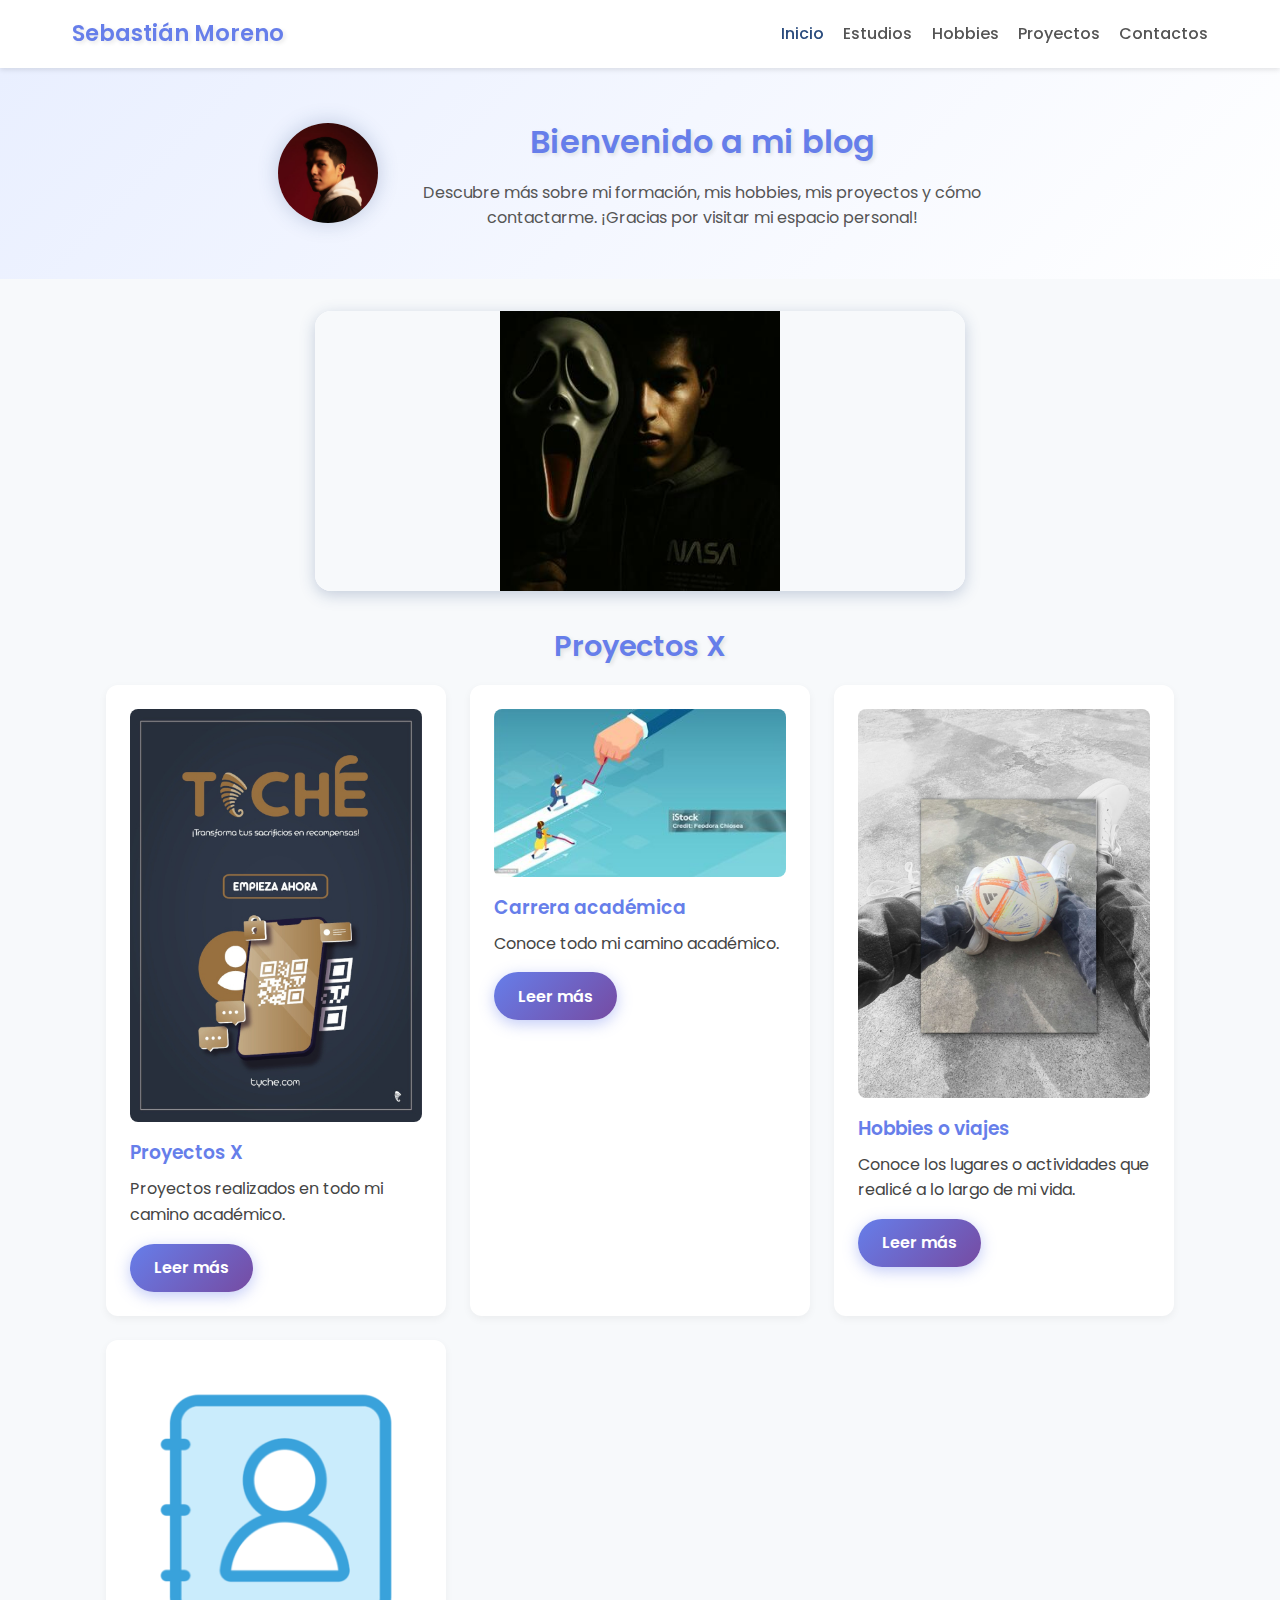
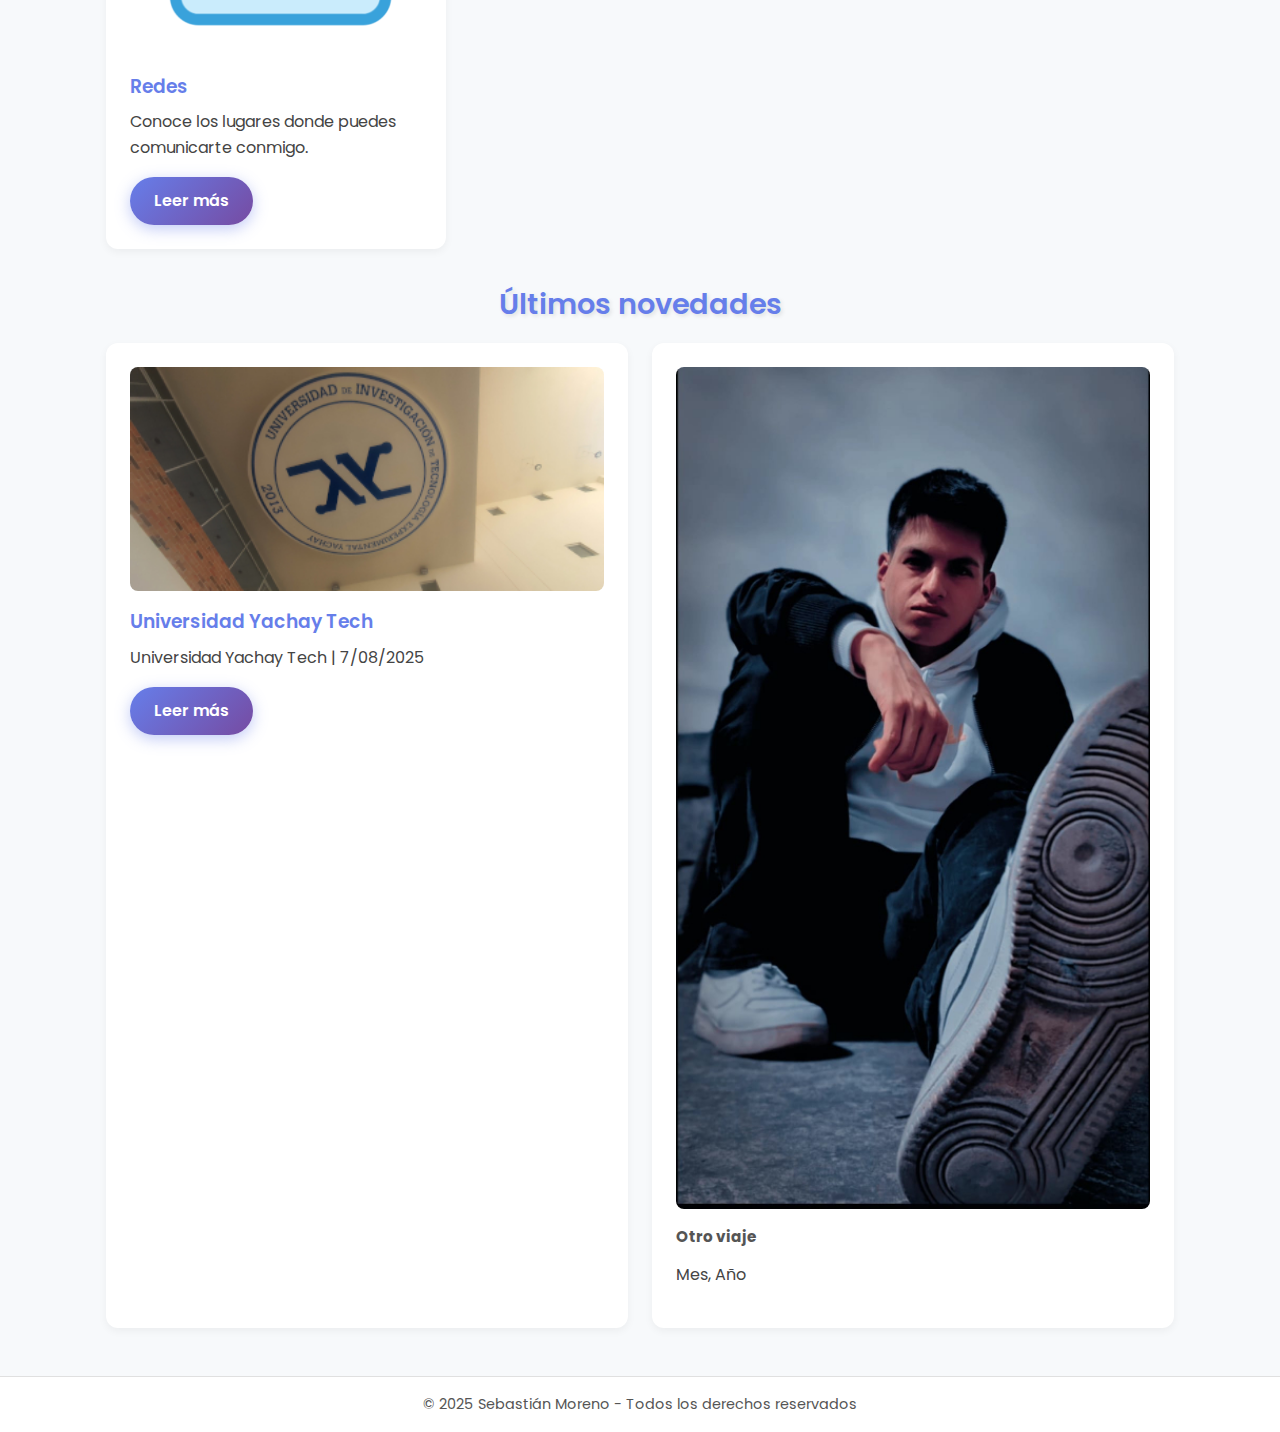
<file: index.html>
<!DOCTYPE html>
<html lang="es">
<head>
    <meta charset="UTF-8">
    <meta name="viewport" content="width=device-width, initial-scale=1.0">
    <title>Blog de Sebastián Moreno</title>
    <link rel="icon" href="img/directorio.png" type="image/png">
    <link rel="stylesheet" href="css/style.css">
</head>

<body>
  <header>
    <nav class="navbar">
      <div class="logo">Sebastián Moreno</div>
      <ul class="nav-links">
        <li><a href="index.html" class="active">Inicio</a></li>
        <li><a href="estudios.html">Estudios</a></li>
        <li><a href="hobbies.html">Hobbies</a></li>
        <li><a href="proyectos.html">Proyectos</a></li>
        <li><a href="contactos.html">Contactos</a></li>
      </ul>
    </nav>
  </header>

  <section class="hero-presentacion">
    <div class="presentacion-content">
      <img src="img/Yo2.jpg" alt="Foto de Sebastián" class="foto-perfil">
      <div class="texto-bienvenida">
        <h1>Bienvenido a mi blog</h1>
        <p>Descubre más sobre mi formación, mis hobbies, mis proyectos y cómo contactarme.  
        ¡Gracias por visitar mi espacio personal!</p>
      </div>
    </div>
  </section>

<section class="carrusel">
    <div class="carrusel-inner">
      <img src="img/Foto-Perfil.png" alt="Imagen 1">
      <img src="img/Hobbies.jpg" alt="Imagen 2">
      <img src="img/Ambato.jpg" alt="Imagen 3">
      <img src="img/TYCHE.png" alt="Imagen 4">
    </div>
  </section>

  <section class="container">
    <h2>Proyectos X</h2>
    <div class="cards">
      <article class="card">
        <img src="img/Proyecto.jpg" alt="Proyectos X">
        <h3>Proyectos X</h3>  
        <p>Proyectos realizados en todo mi camino académico.</p>
        <a href="proyectos.html#Proyecto-x" class="btn">Leer más</a>
      </article>

      <article class="card">
        <img src="img/Camino.png" alt="Carrera académica" />
        <h3>Carrera académica</h3>
        <p>Conoce todo mi camino académico.</p>
        <a href="estudios.html#IniciosAcademicos" class="btn">Leer más</a>
      </article>

      <article class="card">
        <img src="img/Hobbies.jpg" alt="Hobbies o viajes" />
        <h3>Hobbies o viajes</h3>
        <p>Conoce los lugares o actividades que realicé a lo largo de mi vida.</p>
        <a href="hobbies.html" class="btn">Leer más</a>
      </article>

      <article class="card">
        <img src="img/Contacto.png" alt="Redes" />
        <h3>Redes</h3>
        <p>Conoce los lugares donde puedes comunicarte conmigo.</p>
        <a href="contactos.html" class="btn">Leer más</a>
      </article>
    </div>
  </section>

  <section class="container viaje">
    <h2>Últimos novedades</h2>
    <div class="cards">
      <article class="card">
        <img src="img/Yachay.jpg" alt="Universidad Yachay Tech" />
        <h3>Universidad Yachay Tech</h3>
        <p>Universidad Yachay Tech | 7/08/2025</p>
        <a href="hobbies.html#Yachay" class="btn">Leer más</a>
      </article>
      
      <aside class="card">
        <img src="img/Yo.jpg" alt="Otro viaje" />
        <h4>Otro viaje</h4>
        <p>Mes, Año</p>
      </aside>
    </div>
  </section>
  

<footer>
    <p>© 2025 Sebastián Moreno - Todos los derechos reservados</p>
  </footer>

</body>
</html>
</file>
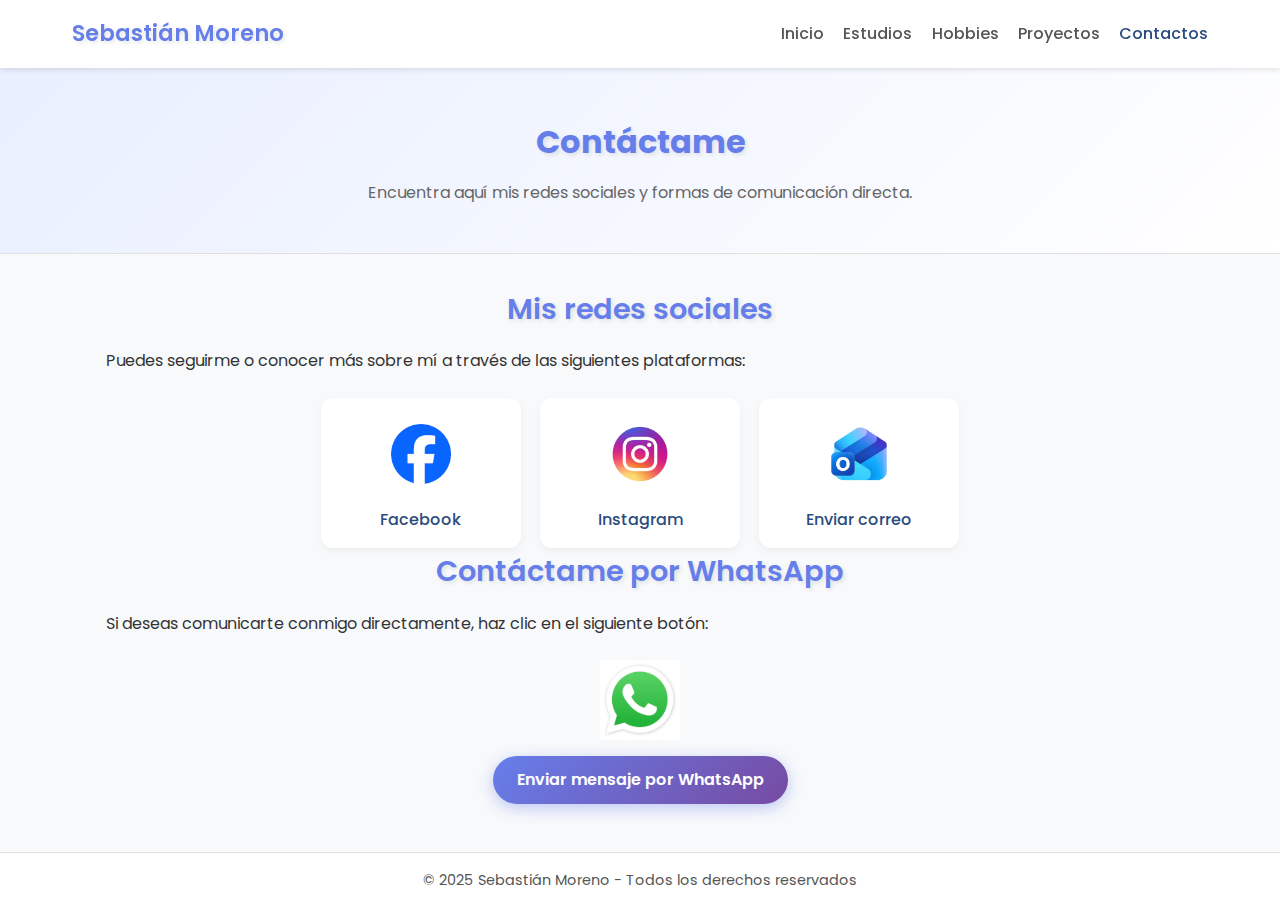
<file: contactos.html>
<!DOCTYPE html>
<html lang="es">
<head>
    <meta charset="UTF-8">
    <meta name="viewport" content="width=device-width, initial-scale=1.0">
    <title>Blog de Sebastián - Contactos</title>
    <link rel="stylesheet" href="css/style.css" />
</head>
<body>
 <header>
    <nav class="navbar">
      <div class="logo">Sebastián Moreno</div>
      <ul class="nav-links">
        <li><a href="index.html">Inicio</a></li>
        <li><a href="estudios.html">Estudios</a></li>
        <li><a href="hobbies.html">Hobbies</a></li>
        <li><a href="proyectos.html">Proyectos</a></li>
        <li><a href="contactos.html" class="active">Contactos</a></li>
      </ul>
    </nav>
  </header>
  
  <section class="hero">
    <div class="hero-content">
      <h1>Contáctame</h1>
      <p>Encuentra aquí mis redes sociales y formas de comunicación directa.</p>
    </div>
  </section>
  
  <main class="container">
    <section class="contact-section">
      <h2>Mis redes sociales</h2>
      <p>Puedes seguirme o conocer más sobre mí a través de las siguientes plataformas:</p>
      
      <div class="social-links">
        <div class="social-card">
          <div class="social-img-container">
            <img src="img/Facebook.png" alt="Facebook" />
          </div>
          <a href="https://www.facebook.com/share/1BP2e7Pf43/" target="_blank">Facebook</a>
        </div>
        
        <div class="social-card">
          <div class="social-img-container">
            <img src="img/Instagram.jpg" alt="Instagram" />
          </div>
          <a href="https://www.instagram.com/estargos23/" target="_blank">Instagram</a>
        </div>
        
        <div class="social-card">
          <div class="social-img-container">
            <img src="img/Hotmail.jpg" alt="Correo Electrónico" />
          </div>
          <a href="mailto:juan_zebas@hotmail.com">Enviar correo</a>
        </div>
      </div>
    </section>
    
    <section class="contact-section">
      <h2>Contáctame por WhatsApp</h2>
      <p>Si deseas comunicarte conmigo directamente, haz clic en el siguiente botón:</p>
      <div class="whatsapp-box">
        <img src="img/WhatsApp.jpg" alt="WhatsApp" />
        <a href="https://wa.me/593983478323" target="_blank" class="btn-whatsapp">Enviar mensaje por WhatsApp</a>
      </div>
    </section>
  </main>
  
  <footer>
    <p>© 2025 Sebastián Moreno - Todos los derechos reservados</p>
  </footer>
  
</body>
</html>
</file>
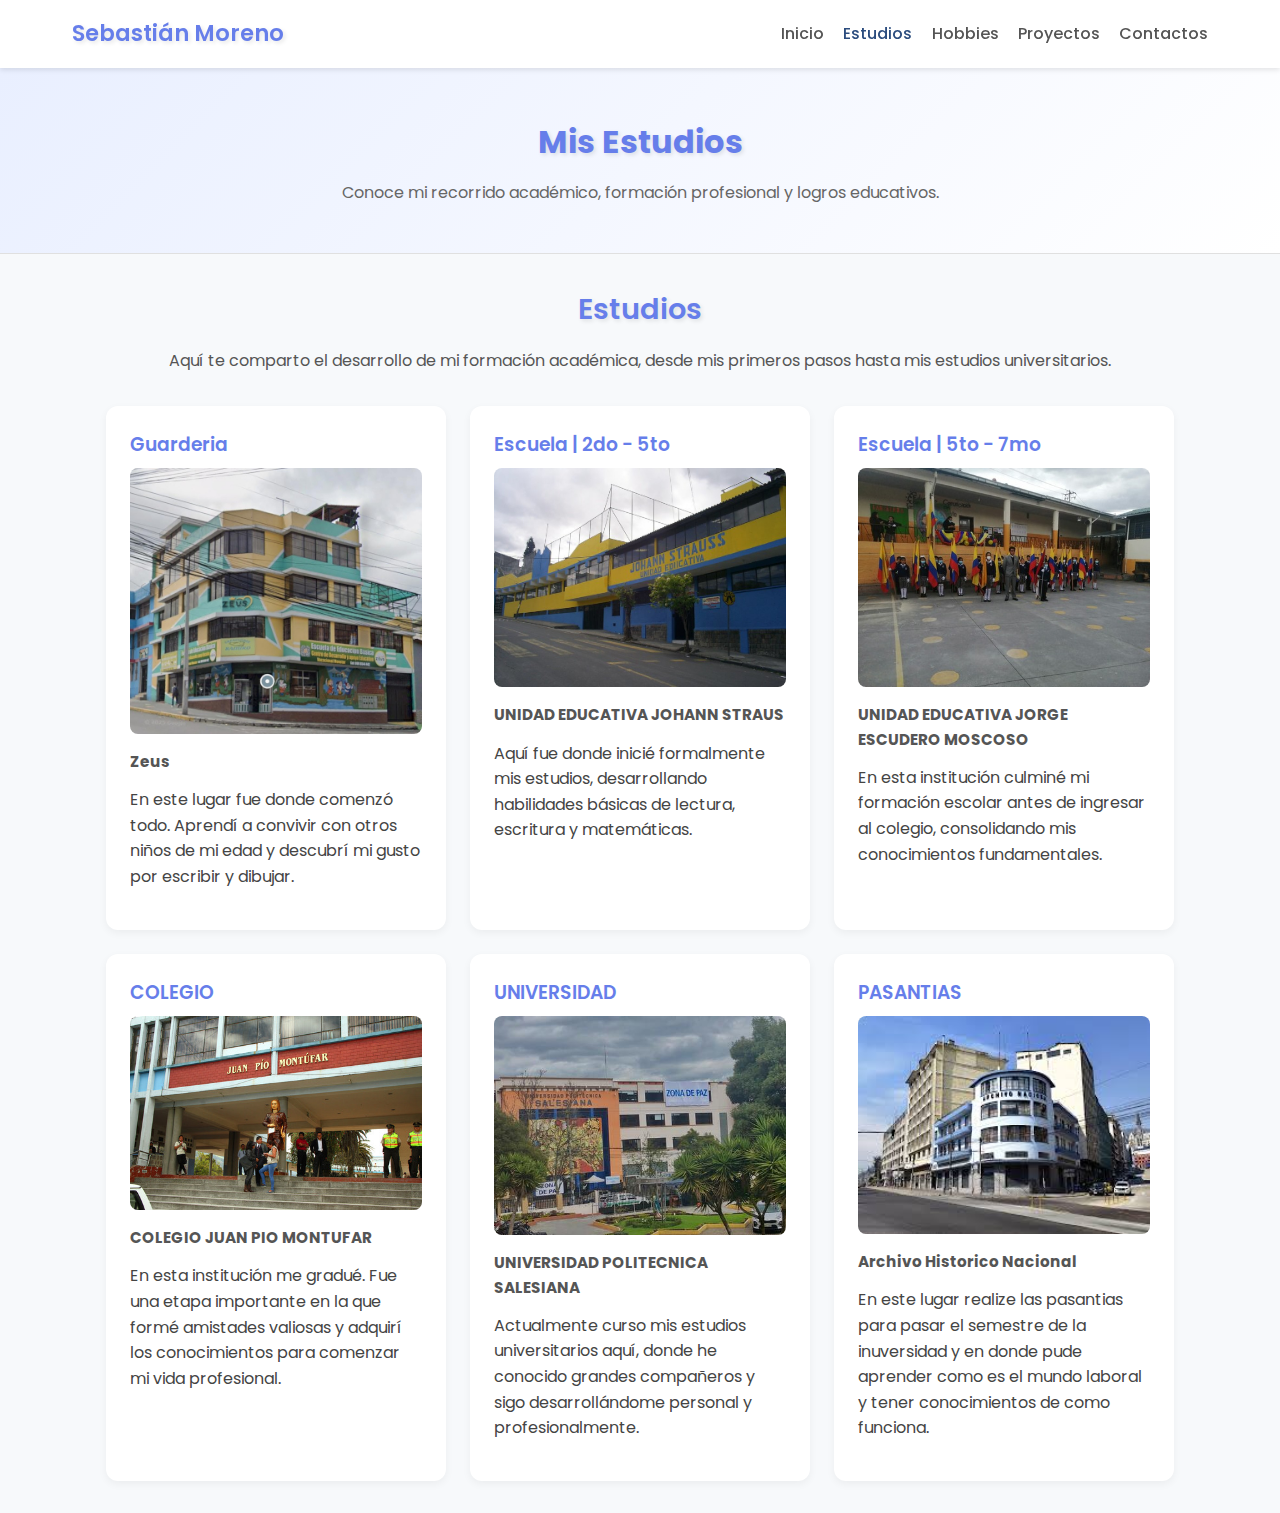
<file: estudios.html>
<!DOCTYPE html>
<html lang="es">
<head>
    <meta charset="UTF-8">
    <meta name="viewport" content="width=device-width, initial-scale=1.0">
    <title>Estudios - Sebastián </title>
    <link rel="stylesheet" href="css/style.css" />
</head>

<body>
    <header>
    <nav class="navbar">
      <div class="logo">Sebastián Moreno</div>
      <ul class="nav-links">
        <li><a href="index.html">Inicio</a></li>
        <li><a href="estudios.html" class="active">Estudios</a></li>
        <li><a href="hobbies.html">Hobbies</a></li>
        <li><a href="proyectos.html">Proyectos</a></li>
        <li><a href="contactos.html">Contactos</a></li>
      </ul>
    </nav>
  </header>


       <section class="hero">
          <div class="hero-content">
            <h1>Mis Estudios</h1>
            <p> Conoce mi recorrido académico, formación profesional y logros educativos.</p>
          </div>
        </section>


    <main class="container">
    <h2>Estudios</h2>
    <p class="intro">Aquí te comparto el desarrollo de mi formación académica, desde mis primeros pasos hasta mis estudios universitarios.</p>

        <div class="cards">
        <article class="card">
          <h3>Guarderia</h3>  
          <img src="img/Guarderia.jpg" alt="Guardería Zeus">
          <h4>Zeus</h4>
          <p> En este lugar fue donde comenzó todo. Aprendí a convivir con otros niños de mi edad y descubrí mi gusto por escribir y dibujar.</p>
        </article>

        <article class="card">
         <h3>Escuela | 2do - 5to</h3>
         <img src="img/Escuela-2.jpg" alt="Escuela Johann Straus">
         <h4>UNIDAD EDUCATIVA JOHANN STRAUS</h4>
         <p>Aquí fue donde inicié formalmente mis estudios, desarrollando habilidades básicas de lectura, escritura y matemáticas.</p>
        </article>

        <article class="card">
         <h3>Escuela | 5to - 7mo </h3>
         <img src="img/Escuela-1.png" alt="Escuela Jorge Escudero Moscoso">
         <h4>UNIDAD EDUCATIVA JORGE ESCUDERO MOSCOSO</h4>
         <p>En esta institución culminé mi formación escolar antes de ingresar al colegio, consolidando mis conocimientos fundamentales.</p>
        </article>

        <article class="card">
         <h3>COLEGIO</h3>
         <img src="img/Colegio.png" alt="Colegio Juan Pío Montúfar">
         <h4>COLEGIO JUAN PIO MONTUFAR</h4>
         <p>En esta institución me gradué. Fue una etapa importante en la que formé amistades valiosas y adquirí los conocimientos para comenzar mi vida profesional.</p>
        </article>

         <article class="card">
         <h3>UNIVERSIDAD</h3>
         <img src="img/Universidad.png" alt="Universidad Politécnica Salesiana">
         <h4>UNIVERSIDAD POLITECNICA SALESIANA</h4>
         <p>Actualmente curso mis estudios universitarios aquí, donde he conocido grandes compañeros y sigo desarrollándome personal y profesionalmente.</p>
        </article>

        <article class="card">
         <h3>PASANTIAS</h3>
         <img src="img/Pasantias.jpg" alt="Universidad Politécnica Salesiana">
         <h4>Archivo Historico Nacional </h4>
         <p>En este lugar realize las pasantias para pasar el semestre de la inuversidad y en donde pude aprender como es el mundo laboral y tener conocimientos de como funciona.</p>
        </article>
    </div>
</main>
</body>
</html>
</file>
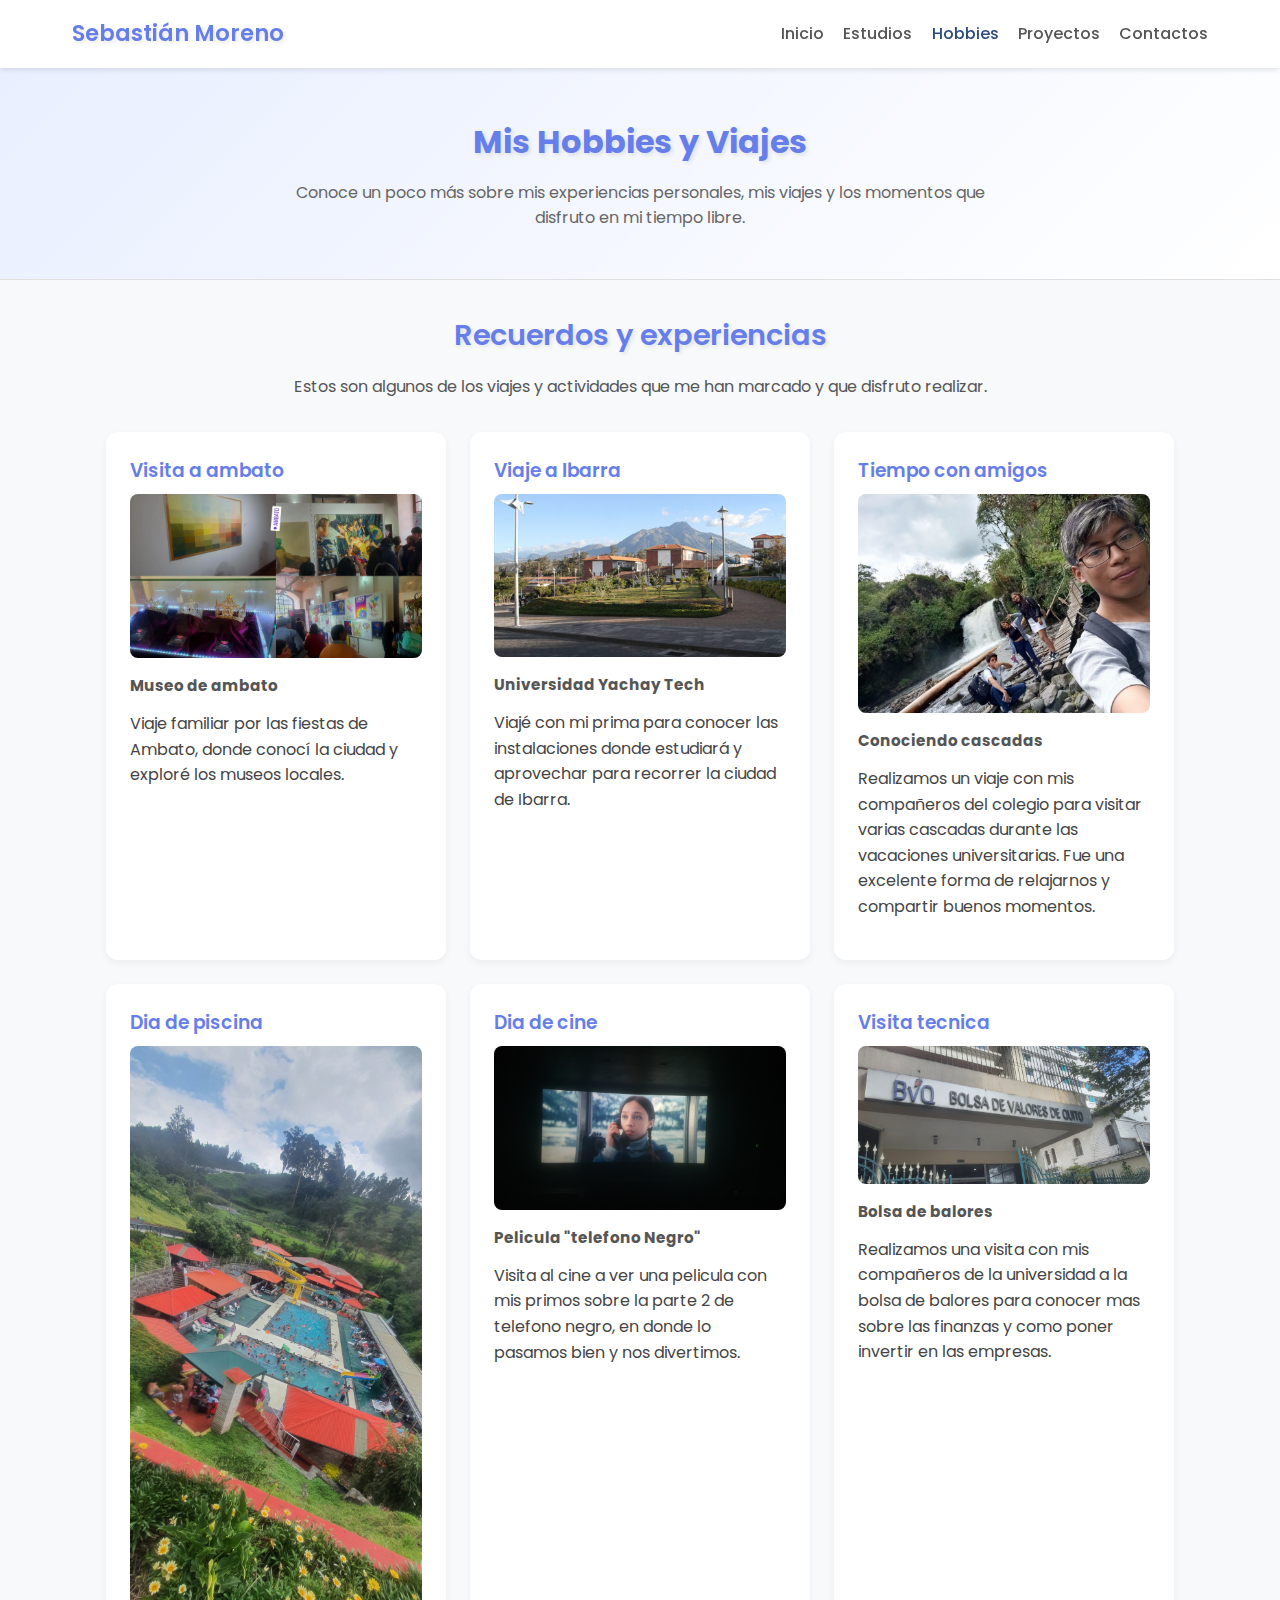
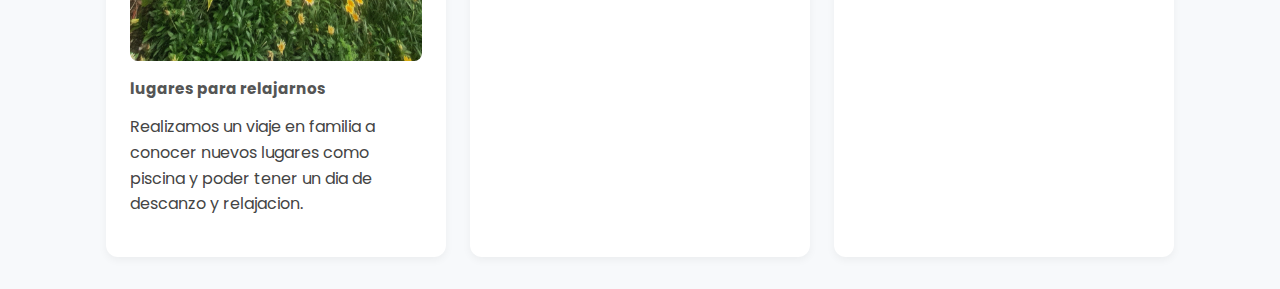
<file: hobbies.html>
<!DOCTYPE html>
<html lang="en">
<head>
    <meta charset="UTF-8">
    <meta name="viewport" content="width=device-width, initial-scale=1.0">
    <title>hobbies - Sebastian</title>
    <link rel="stylesheet" href="css/style.css" />
</head>

<body>

    <header>
      <nav class="navbar">
        <div class="logo">Sebastián Moreno</div>
          <ul class="nav-links">
            <li><a href="index.html">Inicio</a></li>
            <li><a href="estudios.html">Estudios</a></li>
            <li><a href="hobbies.html" class="active">Hobbies</a></li>
            <li><a href="proyectos.html">Proyectos</a></li>
            <li><a href="contactos.html">Contactos</a></li>
          </ul>
      </nav>
    </header>

          <section class="hero">
            <div class="hero-content">
            <h1>Mis Hobbies y Viajes</h1>
            <p>Conoce un poco más sobre mis experiencias personales, mis viajes y los momentos que disfruto en mi tiempo libre.</p>
            </div>
          </section>


          <main class="container">
            <h2>Recuerdos y experiencias</h2>
            <p class="intro">Estos son algunos de los viajes y actividades que me han marcado y que disfruto realizar.</p>
          
          <div class="cards">
           <article class="card">
            <h3>Visita a ambato</h3> 
            <img src="img/Ambato.jpg" alt="Museo de Ambato" /> 
            <h4>Museo de ambato</h4>
            <p>Viaje familiar por las fiestas de Ambato, donde conocí la ciudad y exploré los museos locales.</p>
           </article>

           <article class="card" id="Yachay">
            <h3>Viaje a Ibarra</h3>
            <img src="img/Visita-yachay.png" alt="Universidad Yachay Tech" />
            <h4>Universidad Yachay Tech</h4>
            <p>Viajé con mi prima para conocer las instalaciones donde estudiará y aprovechar para recorrer la ciudad de Ibarra.</p>
           </article>

           <article class="card">
            <h3>Tiempo con amigos</h3>
             <img src="img/Encuentro.jpg" alt="Viaje con amigos a las cascadas" />
            <h4>Conociendo cascadas</h4>
            <p>Realizamos un viaje con mis compañeros del colegio para visitar varias cascadas durante las vacaciones universitarias. Fue una excelente forma de relajarnos y compartir buenos momentos.</p>
           </article>

           <article class="card">
            <h3>Dia de piscina</h3>
             <img src="img/Piscina1.jpg" alt="Viaje con amigos a las cascadas" />
            <h4>lugares para relajarnos</h4>
            <p>Realizamos un viaje en familia a conocer nuevos lugares como piscina y poder tener un dia de descanzo y relajacion.</p>
           </article>

           <article class="card">
            <h3>Dia de cine</h3>
            <img src="img/Cine.jpg" alt="Viaje con amigos a las cascadas" />
            <h4>Pelicula "telefono Negro"</h4>
            <p>Visita al cine a ver una pelicula con mis primos sobre la parte 2 de telefono negro, en donde lo pasamos bien y nos divertimos.</p>
           </article>

           <article class="card">
            <h3>Visita tecnica</h3>
            <img src="img/Visita.jpg" alt="Viaje con compameros" />
            <h4>Bolsa de balores</h4>
            <p>Realizamos una visita con mis compañeros de la universidad a la bolsa de balores para conocer mas sobre las finanzas y como poner invertir en las empresas.</p>
           </article>

        </div>
     </main>
</body>
</html>
</file>
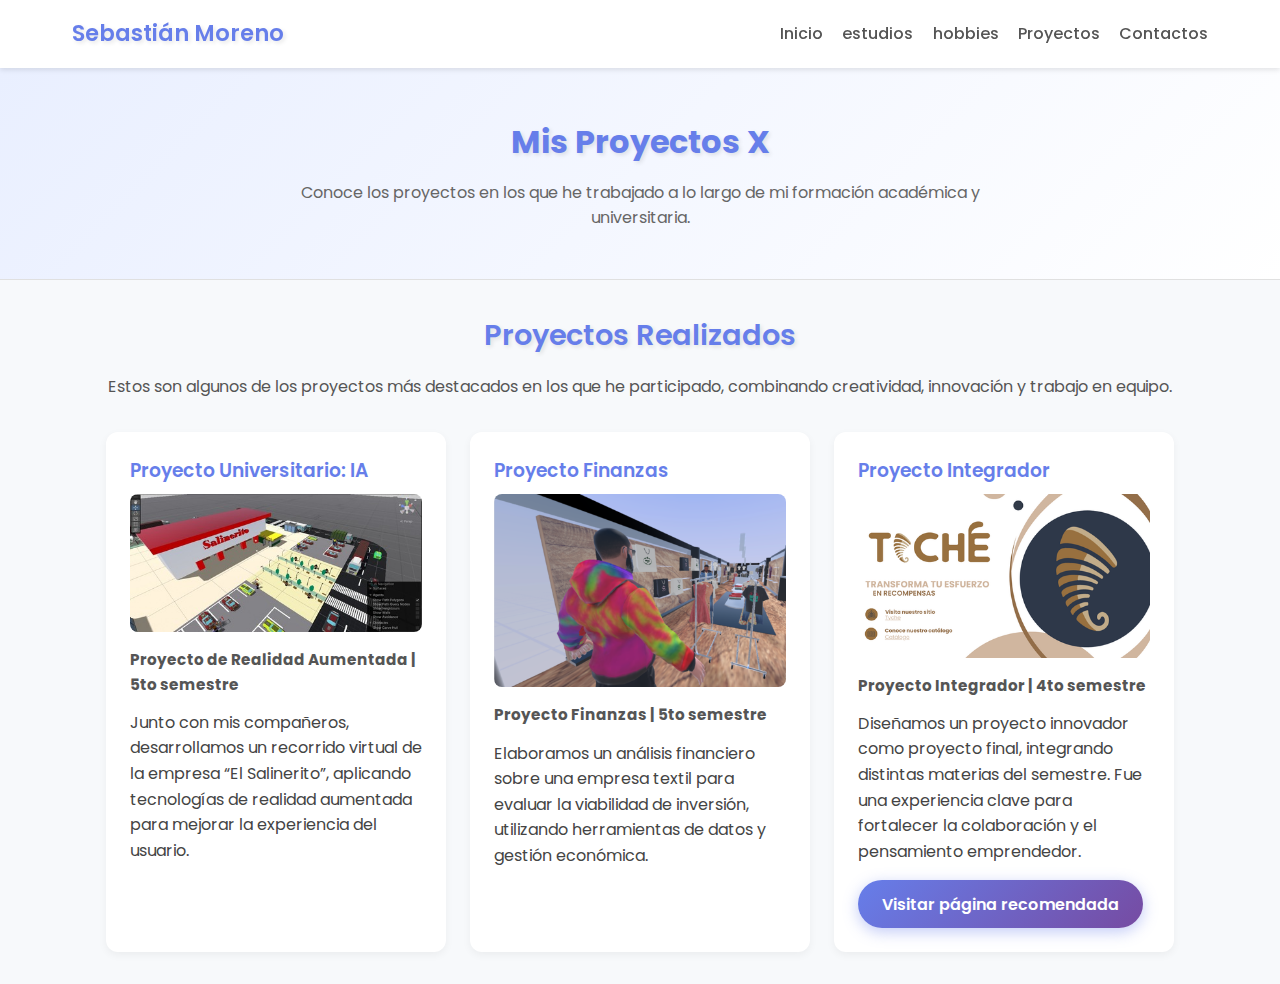
<file: proyectos.html>
<!DOCTYPE html>
<html lang="en">
<head>
    <meta charset="UTF-8">
    <meta name="viewport" content="width=device-width, initial-scale=1.0">
    <title>Proyectos - Sebastián</title>
    <link rel="stylesheet" href="css/style.css"/>
</head>

<body>
     <header>
       <nav class="navbar">
          <div class="logo">Sebastián Moreno</div>
            <ul class="nav-links">
              <li><a href="index.html">Inicio</a></li>
              <li><a href="estudios.html">estudios</a></li>
              <li><a href="hobbies.html">hobbies</a></li>
              <li><a href="#">Proyectos</a></li>
              <li><a href="contactos.html">Contactos</a></li>
           </ul>
       </nav>
     </header>

     <section class="hero">
        <div class="hero-content">
        <h1>Mis Proyectos X</h1>
        <p>Conoce los proyectos en los que he trabajado a lo largo de mi formación académica y universitaria.</p>
        </div>
     </section>

      <main class="container">
        <h2>Proyectos Realizados</h2>
        <p class="intro">Estos son algunos de los proyectos más destacados en los que he participado, combinando creatividad, innovación y trabajo en equipo.</p>


        <div class="cards">
            <article class="card"> 
             <h3>Proyecto Universitario: IA</h3>
             <img src="img/Proyecto-RA.png" alt="Proyecto de Realidad Aumentada" />
             <h4>Proyecto de Realidad Aumentada | 5to semestre</h4>
             <p>Junto con mis compañeros, desarrollamos un recorrido virtual de la empresa “El Salinerito”, aplicando tecnologías de realidad aumentada para mejorar la experiencia del usuario.</p>
            </article>
        </section>


        <article class="card">
          <h3>Proyecto Finanzas</h3>
          <img src="img/Proyecto-Finanzas.png" alt="Proyecto de Finanzas" />
          <h4>Proyecto Finanzas | 5to semestre</h4>
          <p>Elaboramos un análisis financiero sobre una empresa textil para evaluar la viabilidad de inversión, utilizando herramientas de datos y gestión económica.</p>
        </article>

        
        <article class="card" id="proyecto-integrador">
         <h3>Proyecto Integrador</h3>
         <img src="img/TYCHE.png" alt="Proyecto Integrador TYCHE" />
         <h4> Proyecto Integrador | 4to semestre </h4>
         <p> Diseñamos un proyecto innovador como proyecto final, integrando distintas materias del semestre. Fue una experiencia clave para fortalecer la colaboración y el pensamiento emprendedor.</p>
         <a href="https://l333x.github.io/Tyche3.0/" target="_blank" class="btn">Visitar página recomendada</a>
        </article>
        </div>

    </main>
</body>
</html>
</file>
<file: css/style.css>
/* ======= Tipografía y base ======= */
@import url('https://fonts.googleapis.com/css2?family=Poppins:wght@300;400;600&display=swap');

* {
  margin: 0;
  padding: 0;
  box-sizing: border-box;
}

body {
  font-family: 'Poppins', sans-serif;
  background-color: #f7f9fb;
  color: #333;
  line-height: 1.6;
}

/* ======= Navbar ======= */
header {
  background: #ffffff;
  box-shadow: 0 2px 5px rgba(0,0,0,0.1);
  position: sticky;
  top: 0;
  z-index: 10;
}

.navbar {
  max-width: 1200px;
  margin: auto;
  padding: 1rem 2rem;
  display: flex;
  align-items: center;
  justify-content: space-between;
}

.navbar .logo {
  font-weight: 600;
  font-size: 1.4rem;
  color: #667eea;
  text-shadow: 2px 2px 4px rgba(0, 0, 0, 0.1);
}

.nav-links {
  list-style: none;
  display: flex;
  gap: 1.2rem;
}

.nav-links a {
  text-decoration: none;
  color: #555;
  font-weight: 500;
  transition: color 0.3s;
}

.nav-links a:hover,
.nav-links a.active {
  color: #2b4c7e;
}

/* ======= Hero section ======= */
.hero {
  background: linear-gradient(135deg, #e9efff, #ffffff);
  text-align: center;
  padding: 3rem 1rem;
  border-bottom: 1px solid #e0e0e0;
}

.hero-content h1 {
  font-size: 2rem;
  color: #667eea;
  margin-bottom: 0.8rem;
  text-shadow: 2px 2px 4px rgba(0, 0, 0, 0.1);
}

.hero-content p {
  font-size: 1rem;
  color: #666;
  max-width: 700px;
  margin: auto;
}

/* ======= Contenedor principal ======= */
.container {
  max-width: 1100px;
  margin: 2rem auto;
  padding: 0 1rem;
}

.container h2 {
  color: #667eea;
  margin-bottom: 1rem;
  text-align: center;
  font-weight: 600;
  font-size: 1.8rem;
  text-shadow: 2px 2px 4px rgba(0, 0, 0, 0.1);
}

.container .intro {
  text-align: center;
  color: #555;
  margin-bottom: 2rem;
}

/* ======= Cards ======= */
.cards {
  display: grid;
  grid-template-columns: repeat(auto-fit, minmax(300px, 1fr));
  gap: 1.5rem;
}

.card {
  background: #fff;
  padding: 1.5rem;
  border-radius: 12px;
  box-shadow: 0 3px 8px rgba(0,0,0,0.05);
  transition: transform 0.2s ease, box-shadow 0.2s ease;
}

.card:hover {
  transform: translateY(-5px);
  box-shadow: 0 5px 12px rgba(0,0,0,0.1);
}

.card h3 {
  color: #667eea;
  margin-bottom: 0.5rem;
  font-weight: 600;
}

.card h4 {
  font-size: 0.95rem;
  color: #555;
  margin-bottom: 0.8rem;
}

.card p {
  color: #444;
  margin-bottom: 1rem;
}

.card img {
  width: 100%;
  border-radius: 8px;
  margin-bottom: 1rem;
}

/* ======= Botones ======= */
.btn,
.btn-whatsapp {
  display: inline-block;
  background: linear-gradient(135deg, #667eea 0%, #764ba2 100%);
  color: white;
  padding: 0.7rem 1.5rem;
  border-radius: 25px;
  text-decoration: none;
  font-weight: 600;
  transition: all 0.3s ease;
  box-shadow: 0 4px 15px rgba(102, 126, 234, 0.4);
}

.btn:hover,
.btn-whatsapp:hover {
  background: linear-gradient(135deg, #764ba2 0%, #667eea 100%);
  transform: translateY(-2px);
  box-shadow: 0 6px 20px rgba(102, 126, 234, 0.6);
}

/* ======= Redes Sociales ======= */
.social-links {
  display: flex;
  flex-wrap: wrap;
  gap: 1.2rem;
  justify-content: center;
  margin-top: 1.5rem;
}

.social-card {
  background: #fff;
  border-radius: 12px;
  box-shadow: 0 3px 8px rgba(0,0,0,0.05);
  padding: 1rem;
  text-align: center;
  width: 200px;
  transition: transform 0.2s ease;
}

.social-card:hover {
  transform: translateY(-4px);
}

/* Contenedor para centrar las imágenes */
.social-img-container {
  display: flex;
  justify-content: center;
  align-items: center;
  height: 80px;
  margin-bottom: 0.8rem;
}

.social-card img {
  width: 60px;
  height: 60px;
  object-fit: contain;
  margin: 0 auto;
}

.social-card a {
  color: #2b4c7e;
  text-decoration: none;
  font-weight: 500;
}

/* ======= WhatsApp ======= */
.whatsapp-box {
  text-align: center;
  margin-top: 1.5rem;
}

.whatsapp-box img {
  width: 80px;
  height: 80px;
  object-fit: contain;
  margin: 0 auto 1rem;
  display: block;
}

/* ======= Footer ======= */
footer {
  text-align: center;
  padding: 1rem;
  background: #ffffff;
  border-top: 1px solid #e0e0e0;
  color: #555;
  font-size: 0.9rem;
  margin-top: 3rem;
}

/* ======= Imágenes generales ======= */
img {
  max-width: 100%;
  display: block;
  height: auto;
}

/* ======= Responsividad ======= */
@media (max-width: 768px) {
  .navbar {
    flex-direction: column;
    gap: 0.8rem;
  }

  .nav-links {
    flex-wrap: wrap;
    justify-content: center;
  }

  .hero-content h1 {
    font-size: 1.6rem;
  }
}

/* ========================================================= */
/* ======= ✨ Efecto reflejo azulado (Hover Shine) ======= */
/* ========================================================= */
.card,
.social-card,
.contact-section article {
  position: relative;
  overflow: hidden;
  transition: transform 0.4s ease, box-shadow 0.4s ease;
}

.card::before,
.social-card::before,
.contact-section article::before {
  content: "";
  position: absolute;
  top: -50%;
  left: -50%;
  width: 200%;
  height: 200%;
  background: linear-gradient(
    120deg,
    rgba(43, 76, 126, 0) 0%,
    rgba(43, 76, 126, 0.35) 50%,
    rgba(43, 76, 126, 0) 100%
  );
  transform: rotate(25deg) translateX(-100%);
  transition: transform 0.7s ease;
  pointer-events: none;
}

.card:hover::before,
.social-card:hover::before,
.contact-section article:hover::before {
  transform: rotate(25deg) translateX(100%);
}

.card:hover,
.social-card:hover,
.contact-section article:hover {
  transform: translateY(-5px) scale(1.02);
  box-shadow: 0 6px 15px rgba(43, 76, 126, 0.2);
}

/* Reflejo azulado en imágenes */
.card img:hover,
.social-card img:hover,
.contact-section img:hover {
  box-shadow: 0 0 25px rgba(43, 76, 126, 0.4);
  transform: scale(1.03);
  transition: all 0.4s ease;
}

/* ======= Presentación con imagen circular ======= */
.presentacion {
  display: flex;
  justify-content: center;
  align-items: center;
  padding: 3rem 1rem;
}

.perfil-info {
  display: flex;
  align-items: center;
  gap: 2rem;
  flex-wrap: wrap;
  justify-content: center;
}

.foto-perfil {
  width: 180px;
  height: 180px;
  border-radius: 50%;
  object-fit: cover;
  box-shadow: 0 0 15px rgba(43, 76, 126, 0.25);
  transition: transform 0.3s ease, box-shadow 0.3s ease;
}

.foto-perfil:hover {
  transform: scale(1.05);
  box-shadow: 0 0 25px rgba(43, 76, 126, 0.45);
}

.texto-bienvenida {
  max-width: 600px;
}

.texto-bienvenida h1 {
  color: #667eea;
  margin-bottom: 0.8rem;
  font-size: 1.8rem;
}

.texto-bienvenida p {
  color: #555;
  font-size: 1rem;
  line-height: 1.6;
}

/* Versión móvil */
@media (max-width: 768px) {
  .perfil-info {
    flex-direction: column;
    text-align: center;
  }

  .foto-perfil {
    margin-bottom: 1rem;
  }
}

/* ======= Sección de bienvenida con imagen al lado ======= */
.hero-presentacion {
  background: linear-gradient(135deg, #e9efff, #ffffff);
  padding: 3rem 1rem;
  text-align: center;
}

.presentacion-content {
  display: inline-flex;
  align-items: center;
  justify-content: center;
  gap: 1.5rem;
}

.presentacion-content h1 {
  font-size: 2rem;
  color: #667eea;
  font-weight: 600;
  text-shadow: 2px 2px 4px rgba(0, 0, 0, 0.1);
}

.foto-perfil {
  width: 100px;
  height: 100px;
  border-radius: 50%;
  object-fit: cover;
  box-shadow: 0 0 20px rgba(43, 76, 126, 0.25);
  transition: transform 0.3s ease, box-shadow 0.3s ease;
}

.foto-perfil:hover {
  transform: scale(1.1);
  box-shadow: 0 0 25px rgba(43, 76, 126, 0.45);
}

.descripcion-bienvenida {
  max-width: 700px;
  margin: 1.2rem auto 0;
  color: #555;
  font-size: 1rem;
  line-height: 1.6;
}

/* Responsivo */
@media (max-width: 768px) {
  .presentacion-content {
    flex-direction: column;
  }

  .foto-perfil {
    width: 120px;
    height: 120px;
    margin-top: 1rem;
  }
}

/* ========================================================= */
/* ======== 🎠 CARRUSEL CSS PURO (SIN JAVASCRIPT) 🎠 ====== */
/* ========================================================= */

.carrusel {
  position: relative;
  max-width: 650px;
  margin: 2rem auto;
  overflow: hidden;
  border-radius: 16px;
  box-shadow: 0 4px 15px rgba(43, 76, 126, 0.25);
  background: #fff;
}

.carrusel-inner {
  display: flex;
  width: 400%; /* 4 imágenes = 400% */
  animation: slide 20s infinite ease-in-out;
}

.carrusel-inner img {
  width: 100%;
  flex: 1 0 25%; /* Cada imagen ocupa 25% del ancho total (100% / 4 imágenes) */
  height: 280px;
  object-fit: contain; /* 🔹 Muestra la imagen completa sin recortar */
  object-position: center;
  transition: transform 0.5s ease;
  border-radius: 0;
  background-color: #f7f9fb;
}

/* Efecto zoom al pasar el mouse sobre el carrusel */
.carrusel:hover .carrusel-inner {
  animation-play-state: paused;
}

.carrusel:hover .carrusel-inner img {
  transform: scale(1.05);
}

/* Animación automática del carrusel */
@keyframes slide {
  0% { transform: translateX(0); }
  20% { transform: translateX(0); }
  25% { transform: translateX(-25%); }
  45% { transform: translateX(-25%); }
  50% { transform: translateX(-50%); }
  70% { transform: translateX(-50%); }
  75% { transform: translateX(-75%); }
  95% { transform: translateX(-75%); }
  100% { transform: translateX(0); }
}

/* ===== Responsividad del carrusel ===== */
@media (max-width: 992px) {
  .carrusel {
    max-width: 90%;
  }
  .carrusel-inner img {
    height: 240px;
  }
}

@media (max-width: 600px) {
  .carrusel-inner img {
    height: 180px;
  }
}
</file>
